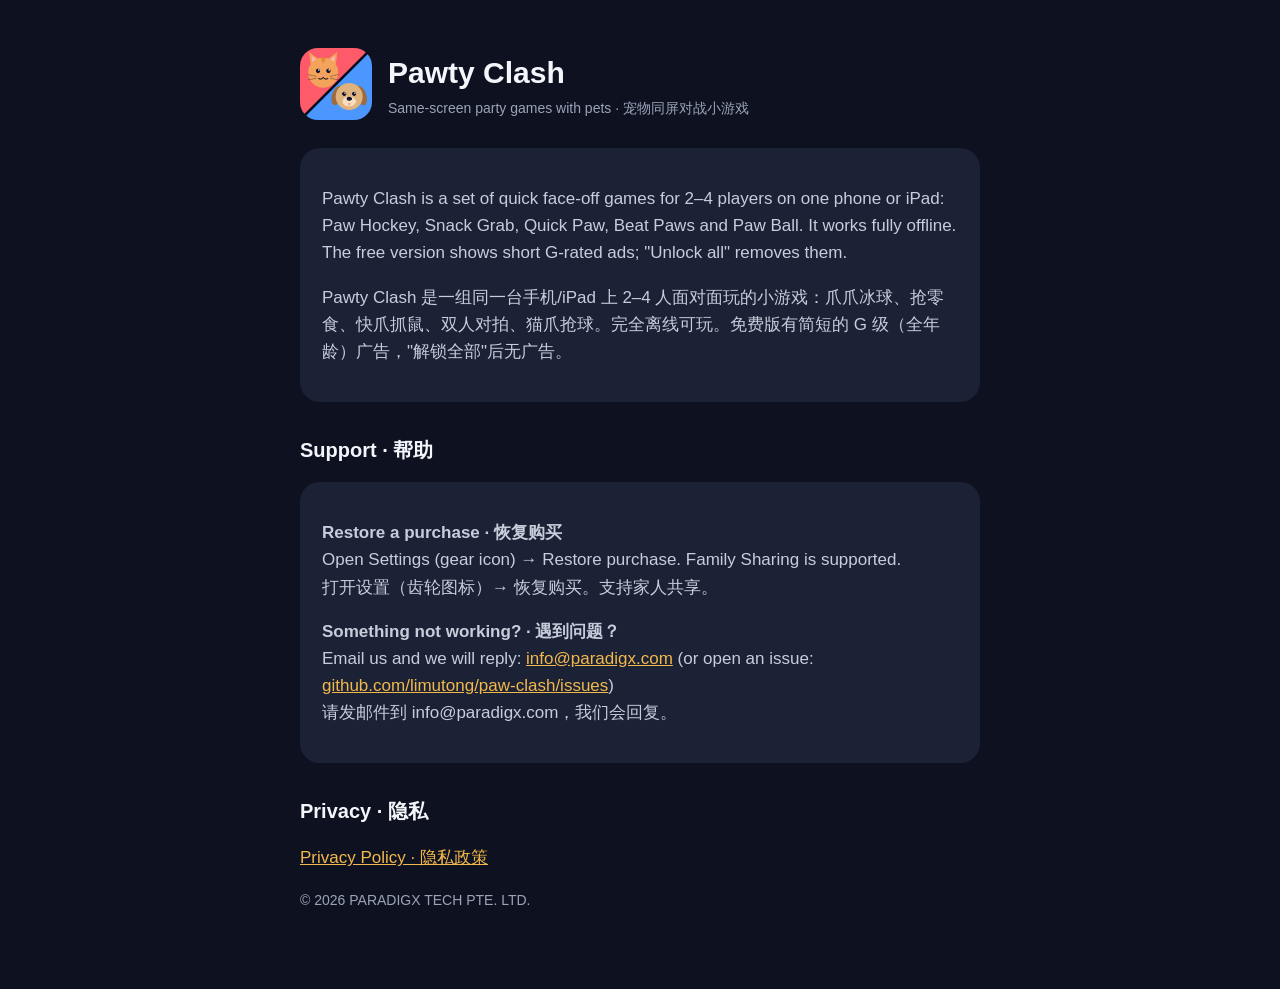
<file: index.html>
<!doctype html><html lang="en"><head><meta charset="utf-8"><meta name="viewport" content="width=device-width,initial-scale=1">
<title>Pawty Clash — Support</title><link rel="stylesheet" href="style.css"></head><body><main>
<header><img src="icon.png" alt="Pawty Clash icon"><div><h1>Pawty Clash</h1><div class="muted">Same-screen party games with pets · 宠物同屏对战小游戏</div></div></header>
<div class="card"><p>Pawty Clash is a set of quick face-off games for 2–4 players on one phone or iPad: Paw Hockey, Snack Grab, Quick Paw, Beat Paws and Paw Ball. It works fully offline. The free version shows short G-rated ads; "Unlock all" removes them.</p>
<p>Pawty Clash 是一组同一台手机/iPad 上 2–4 人面对面玩的小游戏：爪爪冰球、抢零食、快爪抓鼠、双人对拍、猫爪抢球。完全离线可玩。免费版有简短的 G 级（全年龄）广告，"解锁全部"后无广告。</p></div>
<h2>Support · 帮助</h2>
<div class="card"><p><b>Restore a purchase · 恢复购买</b><br>Open Settings (gear icon) → Restore purchase. Family Sharing is supported.<br>打开设置（齿轮图标）→ 恢复购买。支持家人共享。</p>
<p><b>Something not working? · 遇到问题？</b><br>Email us and we will reply: <a href="mailto:info@paradigx.com">info@paradigx.com</a> (or open an issue: <a href="https://github.com/limutong/paw-clash/issues">github.com/limutong/paw-clash/issues</a>)<br>请发邮件到 info@paradigx.com，我们会回复。</p></div>
<h2>Privacy · 隐私</h2><p><a href="privacy.html">Privacy Policy · 隐私政策</a></p>
<p class="muted">© 2026 PARADIGX TECH PTE. LTD.</p></main></body></html>
</file>
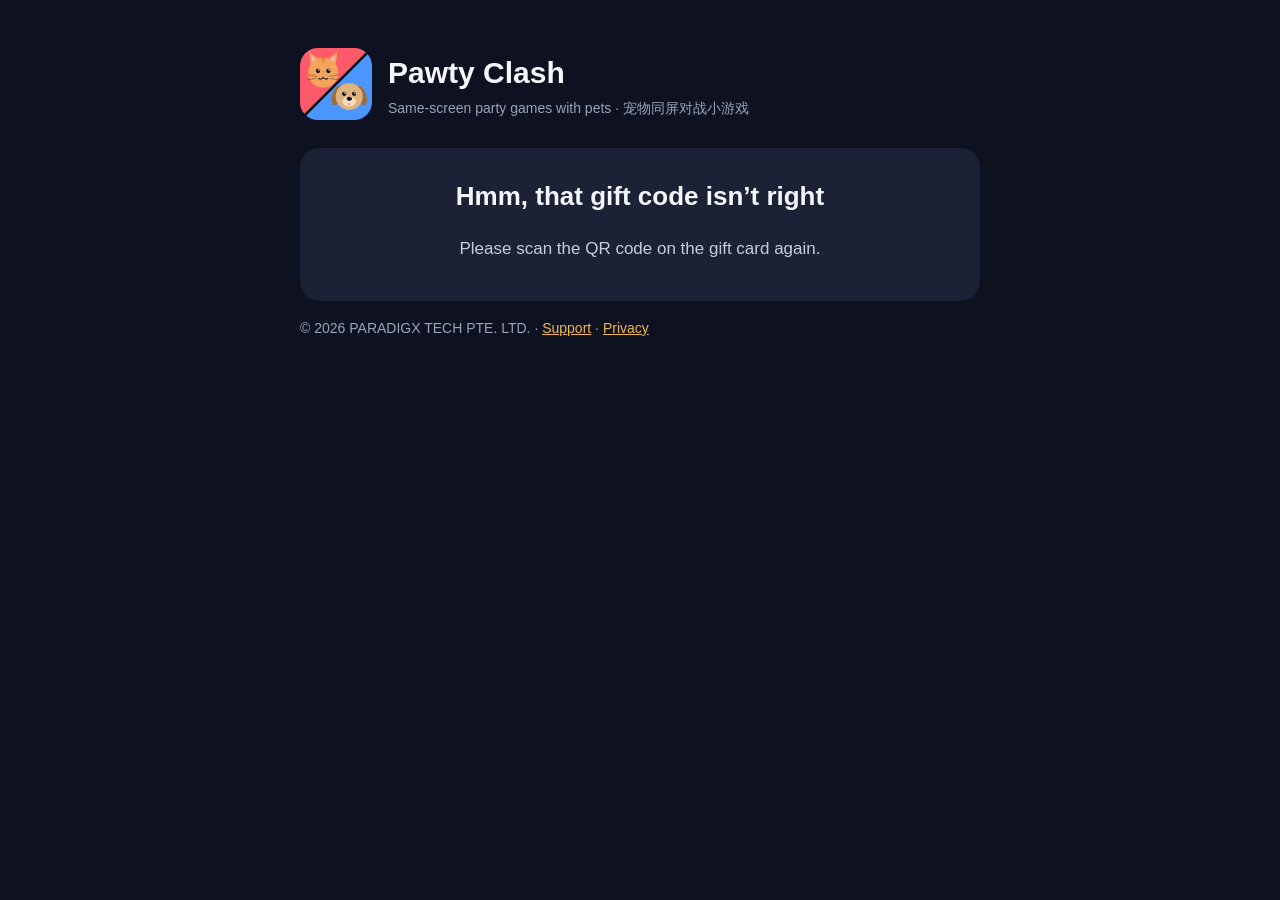
<file: gift.html>
<!doctype html><html lang="en"><head><meta charset="utf-8"><meta name="viewport" content="width=device-width,initial-scale=1">
<title>Pawty Clash — A hat for you</title><link rel="stylesheet" href="style.css">
<style>
.gift{text-align:center;padding:22px 18px}.gift h1{font-size:26px;margin:6px 0}.hat{font-size:30px;font-weight:700;margin:6px 0 2px}
.tier{display:inline-block;padding:3px 12px;border-radius:999px;font-weight:700;font-size:13px;color:#0E1220}
.btn{display:block;margin:12px auto 0;max-width:320px;padding:14px 18px;border-radius:16px;font-weight:700;font-size:17px;text-decoration:none}
.b1{background:#F2B84B;color:#0E1220}.b2{background:#4D95FF;color:#0E1220}.code{font:700 20px ui-monospace,Menlo,monospace;letter-spacing:2px;margin-top:6px}
.step{text-align:left;max-width:340px;margin:14px auto 0;line-height:1.6}
</style></head><body><main>
<header><img src="icon.png" alt="Pawty Clash icon"><div><h1>Pawty Clash</h1><div class="muted">Same-screen party games with pets · 宠物同屏对战小游戏</div></div></header>
<div class="card gift" id="g"><p>Loading…</p></div>
<p class="muted">© 2026 PARADIGX TECH PTE. LTD. · <a href="index.html">Support</a> · <a href="privacy.html">Privacy</a></p>
</main>
<script>
// Same offline check as the game: hat + random part + checksum (no server, nothing sent anywhere).
(function () {
  var ORDER = ['beanie','cap','chef','straw','frog','duck','pirate','cowboy','wizard','tophat','ufo','rainbow'];
  var NAMES = { beanie:['Beanie','毛线帽'], cap:['Ball Cap','棒球帽'], chef:['Chef Hat','厨师帽'], straw:['Straw Hat','草帽'], frog:['Froggy Hat','青蛙帽'], duck:['Rubber Duck','小黄鸭'], pirate:['Pirate Hat','海盗帽'], cowboy:['Cowboy Hat','牛仔帽'], wizard:['Wizard Hat','巫师帽'], tophat:['Top Hat','魔术礼帽'], ufo:['Mini UFO','小飞碟'], rainbow:['Rainbow','彩虹'] };
  var TIER = function (i) { return i >= 10 ? ['Shiny','闪光','#FFD76A'] : i >= 6 ? ['Rare','稀有','#7FB2FF'] : ['Common','普通','#7BD389']; };
  var B32 = '0123456789ABCDEFGHJKMNPQRSTVWXYZ';
  function check(h, n) { var x = 2166136261, s = h + ':' + n + ':pawty-gift'; for (var i = 0; i < s.length; i++) { x ^= s.charCodeAt(i); x = Math.imul(x, 16777619) >>> 0; } return (x ^ (x >>> 16)) & 0xffff; }
  function decode(s) { s = String(s || '').toUpperCase().replace(/O/g,'0').replace(/[IL]/g,'1').replace(/[^0-9A-Z]/g,'').slice(-8); if (s.length !== 8) return null;
    var v = 0; for (var i = 0; i < 8; i++) { var k = B32.indexOf(s[i]); if (k < 0) return null; v = v * 32 + k; }
    var c = v % 65536, n = Math.floor(v / 65536) % 1048576, h = Math.floor(v / 68719476736); if (!(h < ORDER.length && check(h, n) === c)) return null;
    var day = Math.floor((Date.now() - Date.UTC(2026, 0, 1)) / 864e5) & 4095, age = (day - Math.floor(n / 256) + 4096) % 4096; return { h: h, code: s, expired: age > 7 }; }
  var zh = /^zh/i.test(navigator.language || ''), el = document.getElementById('g');
  var m = location.search.match(/[?&]c=([0-9A-Za-z]+)/), g = m && decode(m[1]);
  if (!g) { el.innerHTML = zh ? '<h1>礼物码不对</h1><p>请再扫一次礼物卡上的二维码。</p>' : '<h1>Hmm, that gift code isn’t right</h1><p>Please scan the QR code on the gift card again.</p>'; return; }
  if (g.expired) { el.innerHTML = zh ? '<h1>这张礼物卡过期了</h1><p>礼物卡 7 天内有效，请朋友再送一张。</p>' : '<h1>This gift card has expired</h1><p>Gift cards last 7 days — ask your friend for a new one.</p>'; return; }
  var id = ORDER[g.h], nm = NAMES[id], t = TIER(g.h), disp = g.code.slice(0,4) + '-' + g.code.slice(4), app = 'pawtyclash://gift?c=' + g.code;
  el.innerHTML = (zh ? '<h1>朋友送你一顶</h1>' : '<h1>A friend sent you a</h1>') +
    '<div class="hat">' + (zh ? nm[1] : nm[0]) + '</div><span class="tier" style="background:' + t[2] + '">' + (zh ? t[1] : t[0]) + '</span>' +
    '<a class="btn b1" href="index.html">' + (zh ? '① 下载 Pawty Clash（即将上架 App Store）' : '① Get Pawty Clash (coming soon to the App Store)') + '</a>' +
    '<a class="btn b2" href="' + app + '">' + (zh ? '② 已经装好了？点这里领取' : '② Already have it? Claim the hat') + '</a>' +
    '<div class="step">' + (zh ? '打不开的话：在游戏里点 设置 → 礼物码，输入：' : 'If the button doesn’t open the game: in the game, tap Settings → Gift code and enter:') + '<div class="code">' + disp + '</div></div>' +
    '<p class="muted">' + (zh ? '礼物卡 7 天内有效。帽子是免费的装饰品，玩游戏也能得到。' : 'Gift cards last 7 days. Hats are free cosmetics — you can also win them by playing.') + '</p>';
})();
</script></body></html>
</file>
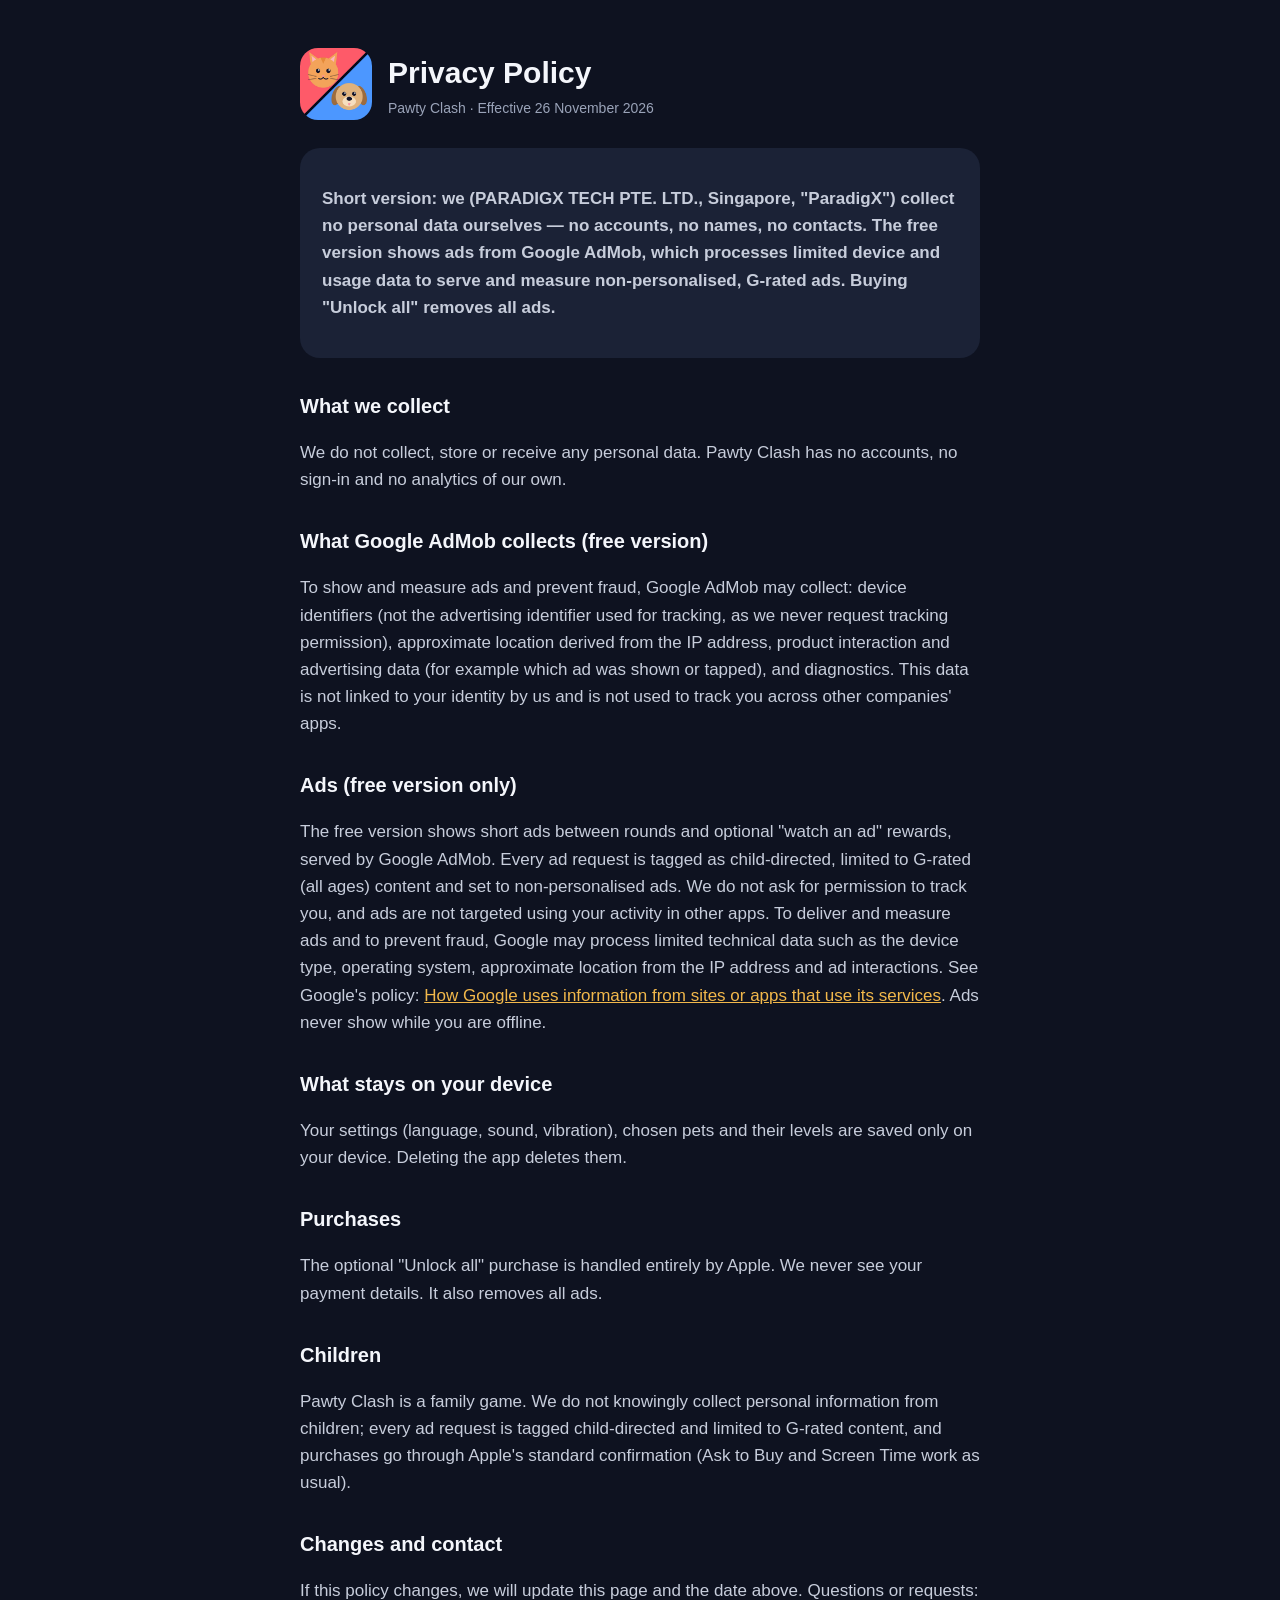
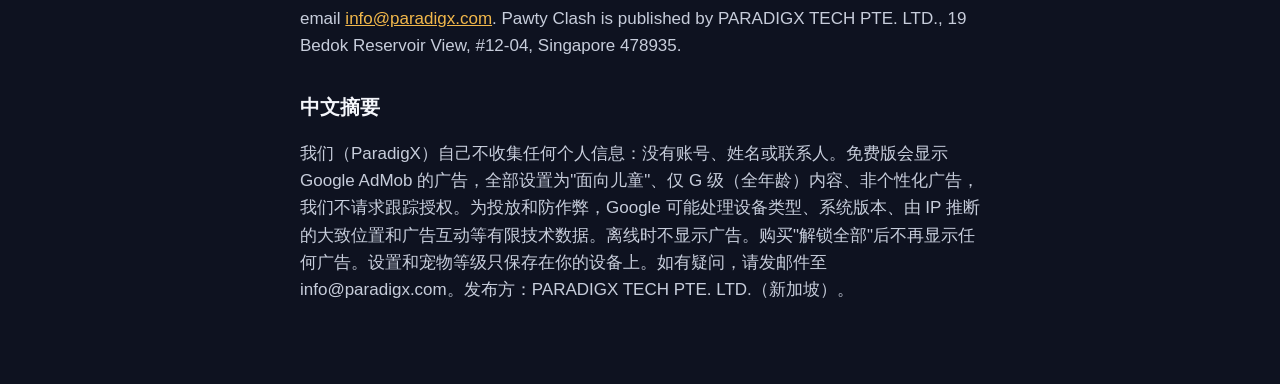
<file: privacy.html>
<!doctype html><html lang="en"><head><meta charset="utf-8"><meta name="viewport" content="width=device-width,initial-scale=1">
<title>Pawty Clash — Privacy Policy</title><link rel="stylesheet" href="style.css"></head><body><main>
<header><img src="icon.png" alt="Pawty Clash icon"><div><h1>Privacy Policy</h1><div class="muted">Pawty Clash · Effective 26 November 2026</div></div></header>
<div class="card"><p><b>Short version: we (PARADIGX TECH PTE. LTD., Singapore, "ParadigX") collect no personal data ourselves — no accounts, no names, no contacts. The free version shows ads from Google AdMob, which processes limited device and usage data to serve and measure non-personalised, G-rated ads. Buying "Unlock all" removes all ads.</b></p></div>
<h2>What we collect</h2>
<p>We do not collect, store or receive any personal data. Pawty Clash has no accounts, no sign-in and no analytics of our own.</p>
<h2>What Google AdMob collects (free version)</h2>
<p>To show and measure ads and prevent fraud, Google AdMob may collect: device identifiers (not the advertising identifier used for tracking, as we never request tracking permission), approximate location derived from the IP address, product interaction and advertising data (for example which ad was shown or tapped), and diagnostics. This data is not linked to your identity by us and is not used to track you across other companies' apps.</p>
<h2>Ads (free version only)</h2>
<p>The free version shows short ads between rounds and optional "watch an ad" rewards, served by Google AdMob. Every ad request is tagged as child-directed, limited to G-rated (all ages) content and set to non-personalised ads. We do not ask for permission to track you, and ads are not targeted using your activity in other apps. To deliver and measure ads and to prevent fraud, Google may process limited technical data such as the device type, operating system, approximate location from the IP address and ad interactions. See Google's policy: <a href="https://policies.google.com/technologies/partner-sites">How Google uses information from sites or apps that use its services</a>. Ads never show while you are offline.</p>
<h2>What stays on your device</h2>
<p>Your settings (language, sound, vibration), chosen pets and their levels are saved only on your device. Deleting the app deletes them.</p>
<h2>Purchases</h2>
<p>The optional "Unlock all" purchase is handled entirely by Apple. We never see your payment details. It also removes all ads.</p>
<h2>Children</h2>
<p>Pawty Clash is a family game. We do not knowingly collect personal information from children; every ad request is tagged child-directed and limited to G-rated content, and purchases go through Apple's standard confirmation (Ask to Buy and Screen Time work as usual).</p>
<h2>Changes and contact</h2>
<p>If this policy changes, we will update this page and the date above. Questions or requests: email <a href="mailto:info@paradigx.com">info@paradigx.com</a>. Pawty Clash is published by PARADIGX TECH PTE. LTD., 19 Bedok Reservoir View, #12-04, Singapore 478935.</p>
<h2>中文摘要</h2>
<p>我们（ParadigX）自己不收集任何个人信息：没有账号、姓名或联系人。免费版会显示 Google AdMob 的广告，全部设置为"面向儿童"、仅 G 级（全年龄）内容、非个性化广告，我们不请求跟踪授权。为投放和防作弊，Google 可能处理设备类型、系统版本、由 IP 推断的大致位置和广告互动等有限技术数据。离线时不显示广告。购买"解锁全部"后不再显示任何广告。设置和宠物等级只保存在你的设备上。如有疑问，请发邮件至 info@paradigx.com。发布方：PARADIGX TECH PTE. LTD.（新加坡）。</p>
</main></body></html>
</file>
<file: style.css>
:root{--bg:#0E1220;--card:#1B2236;--ink:#F4F6FB;--muted:#9AA3B8;--gold:#F2B84B}
*{box-sizing:border-box}body{margin:0;background:var(--bg);color:var(--ink);font:17px/1.6 -apple-system,BlinkMacSystemFont,"Segoe UI","PingFang SC",sans-serif}
main{max-width:720px;margin:0 auto;padding:48px max(20px,env(safe-area-inset-left)) 64px}
header{display:flex;align-items:center;gap:16px;margin-bottom:28px}header img{width:72px;height:72px;border-radius:18px}
h1{margin:0;font-size:30px}h2{margin:32px 0 8px;font-size:20px}p,li{color:#C7CDDB}a{color:var(--gold)}
.card{background:var(--card);border-radius:20px;padding:20px 22px;margin:16px 0}.muted{color:var(--muted);font-size:14px}
</file>
